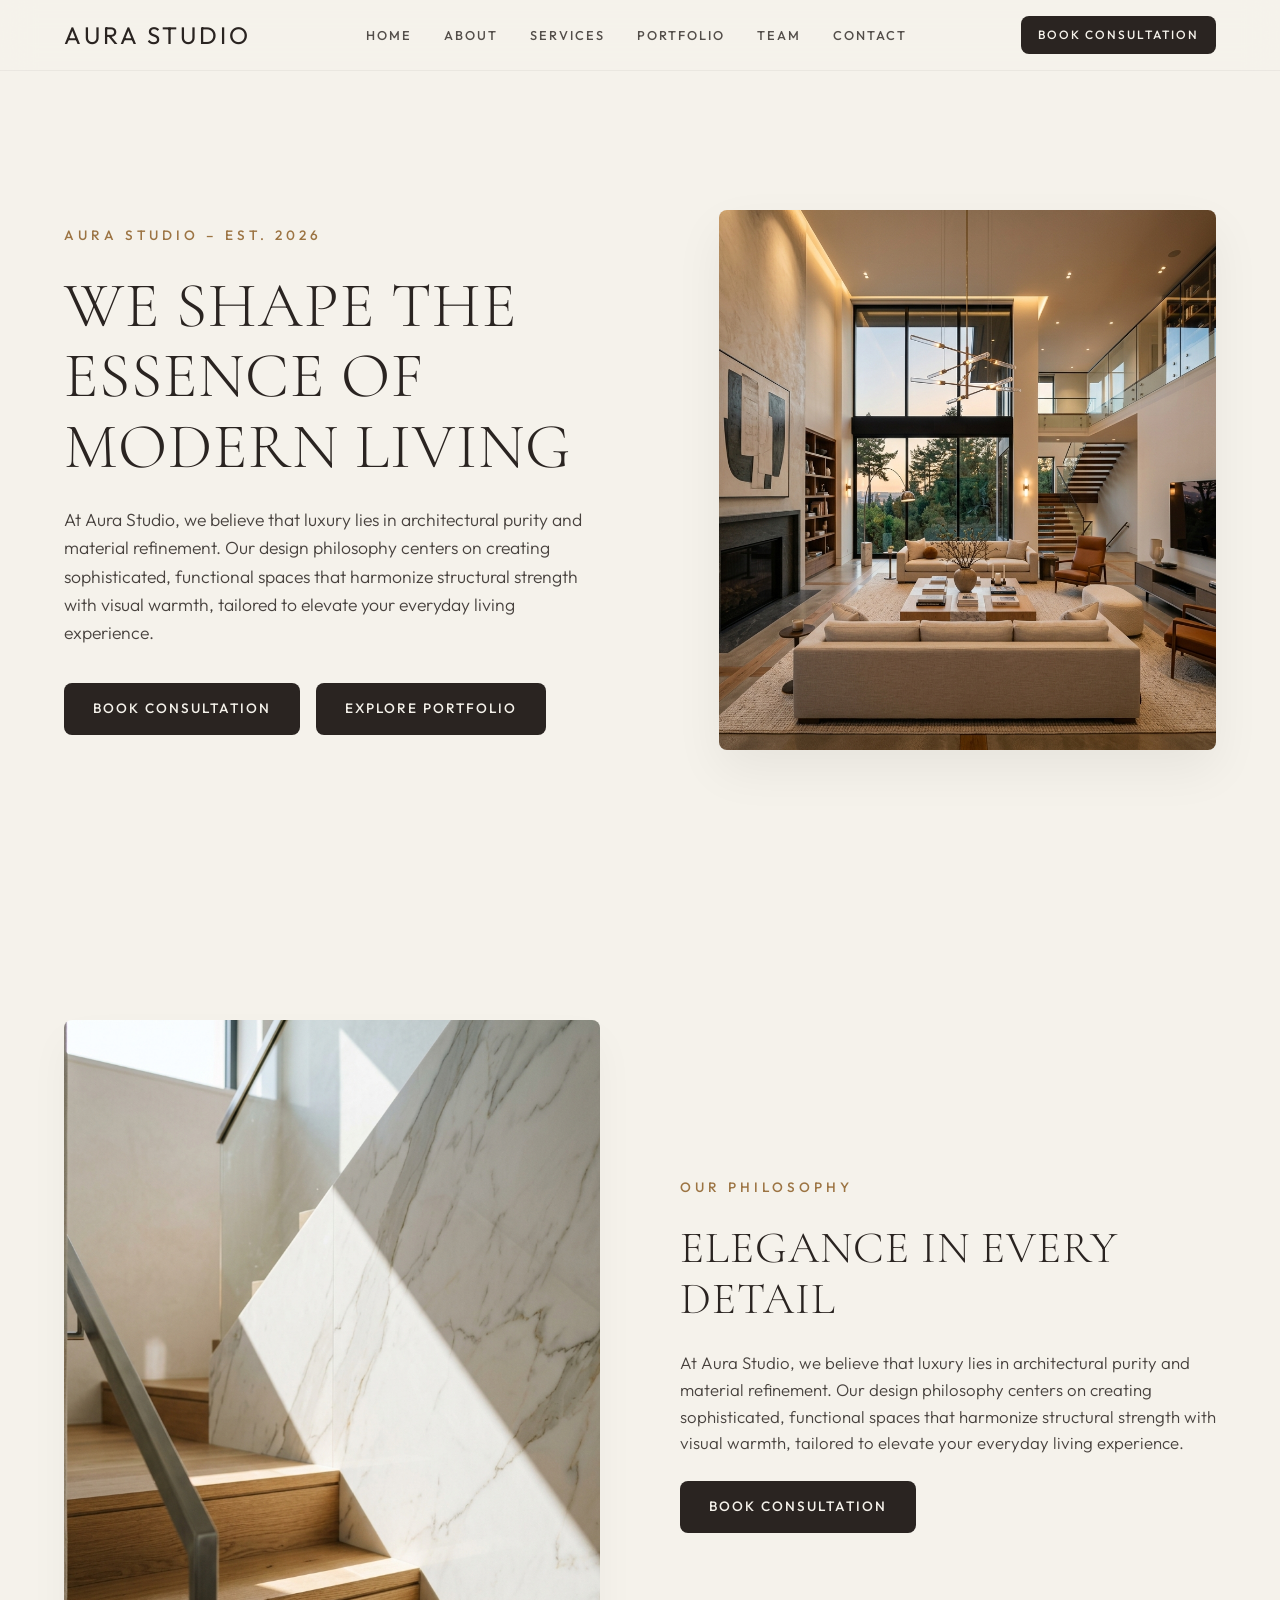
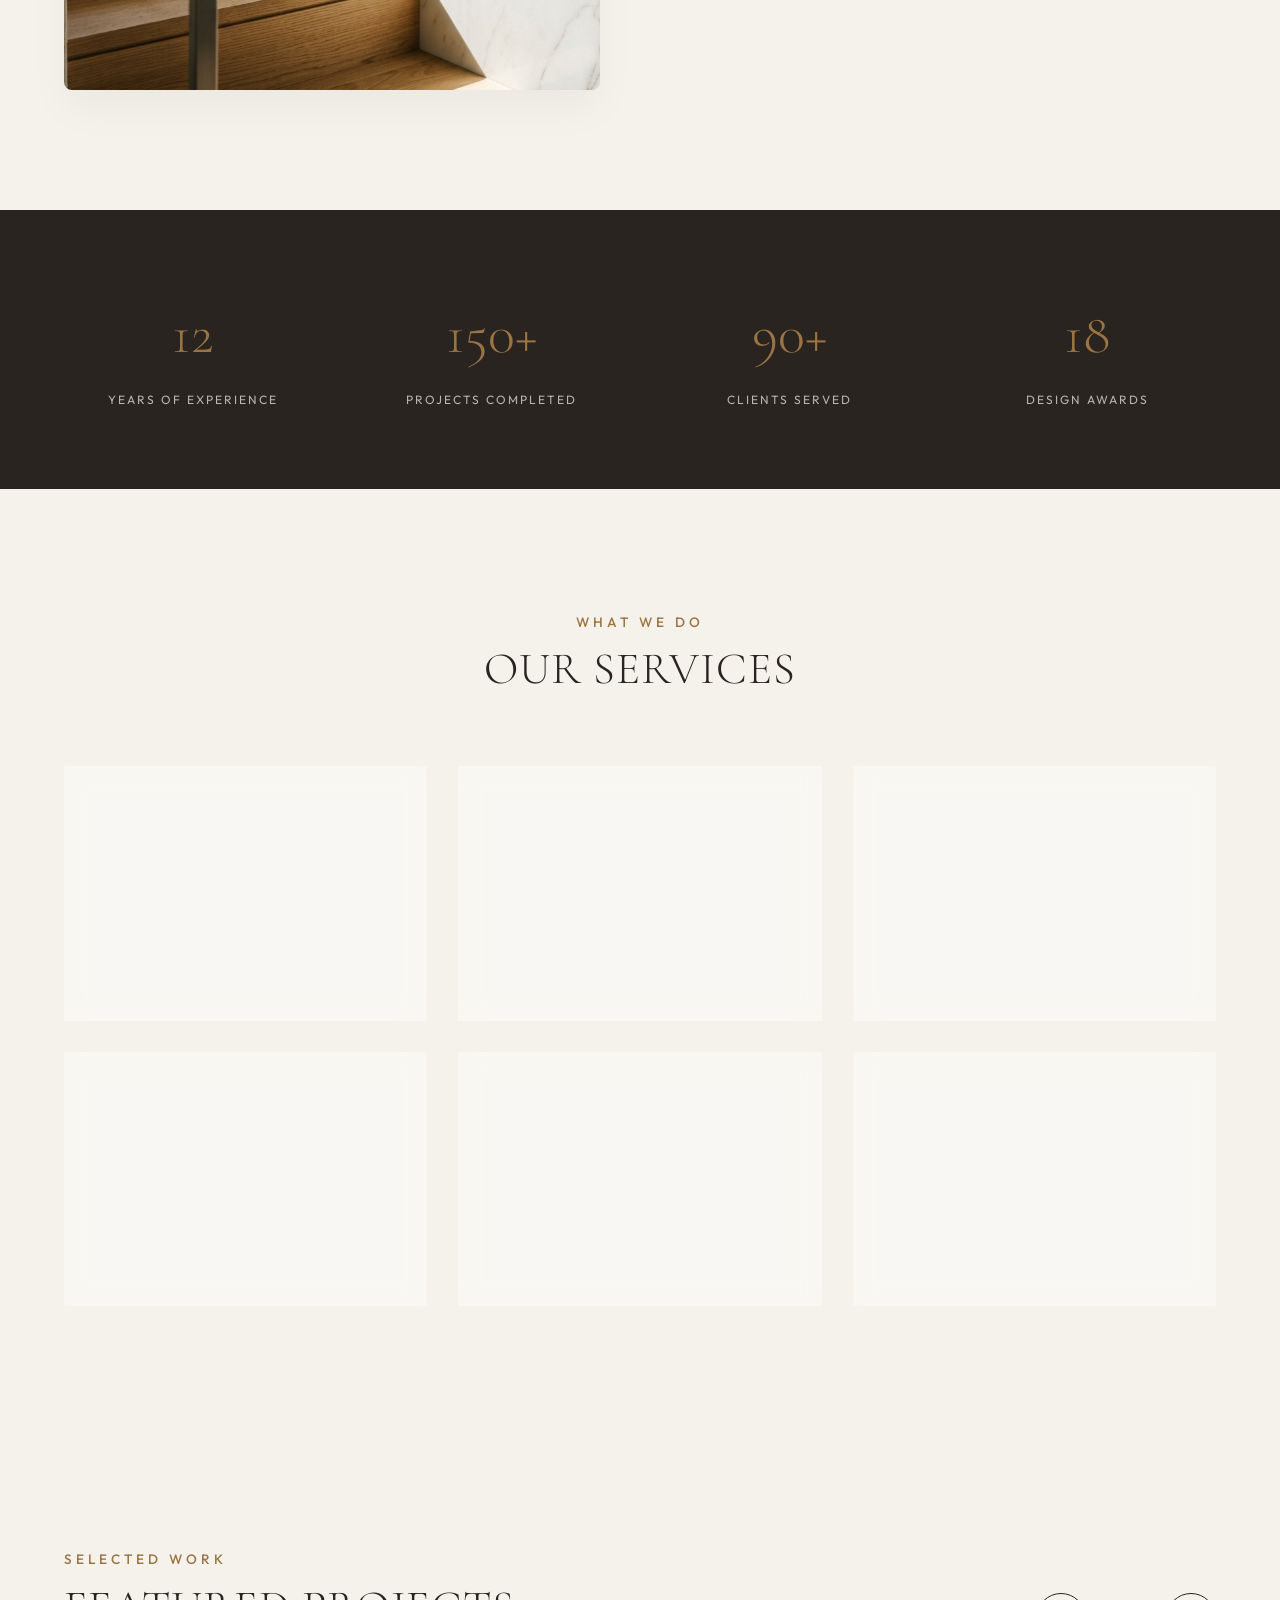
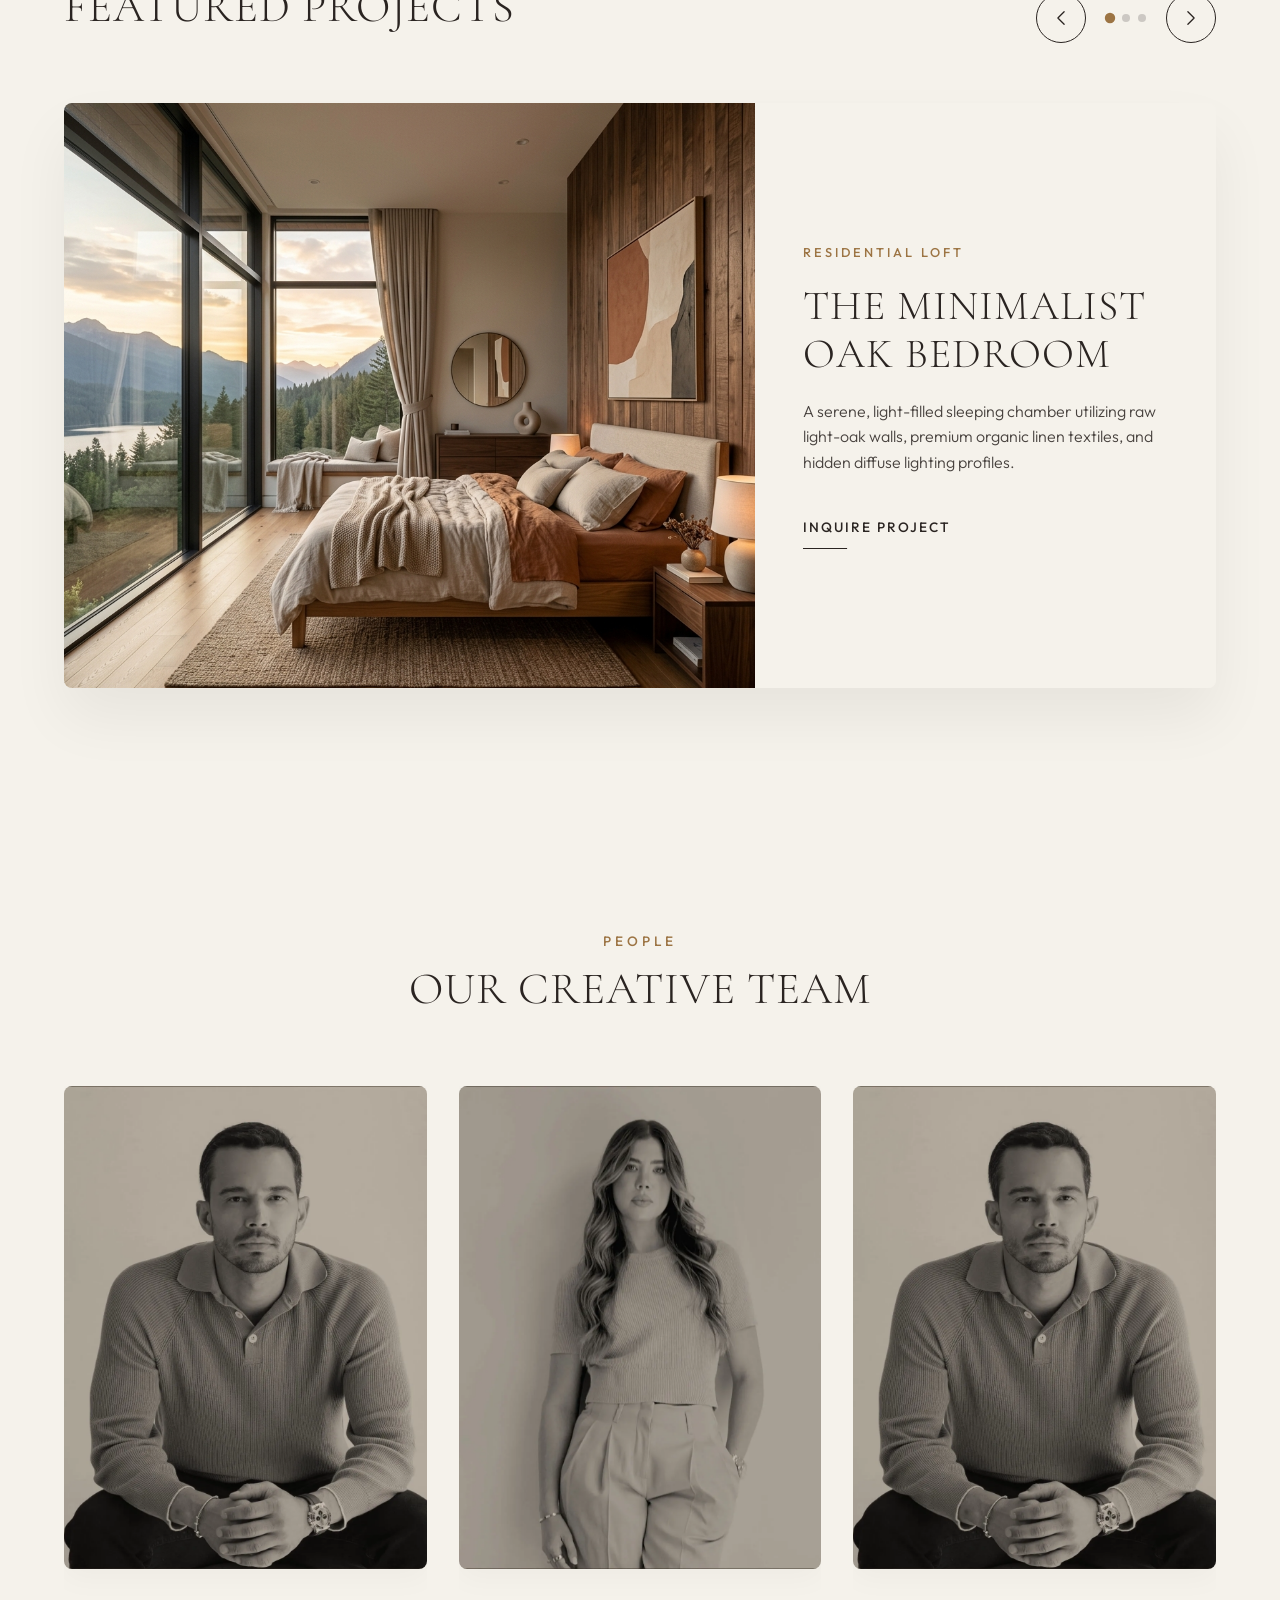
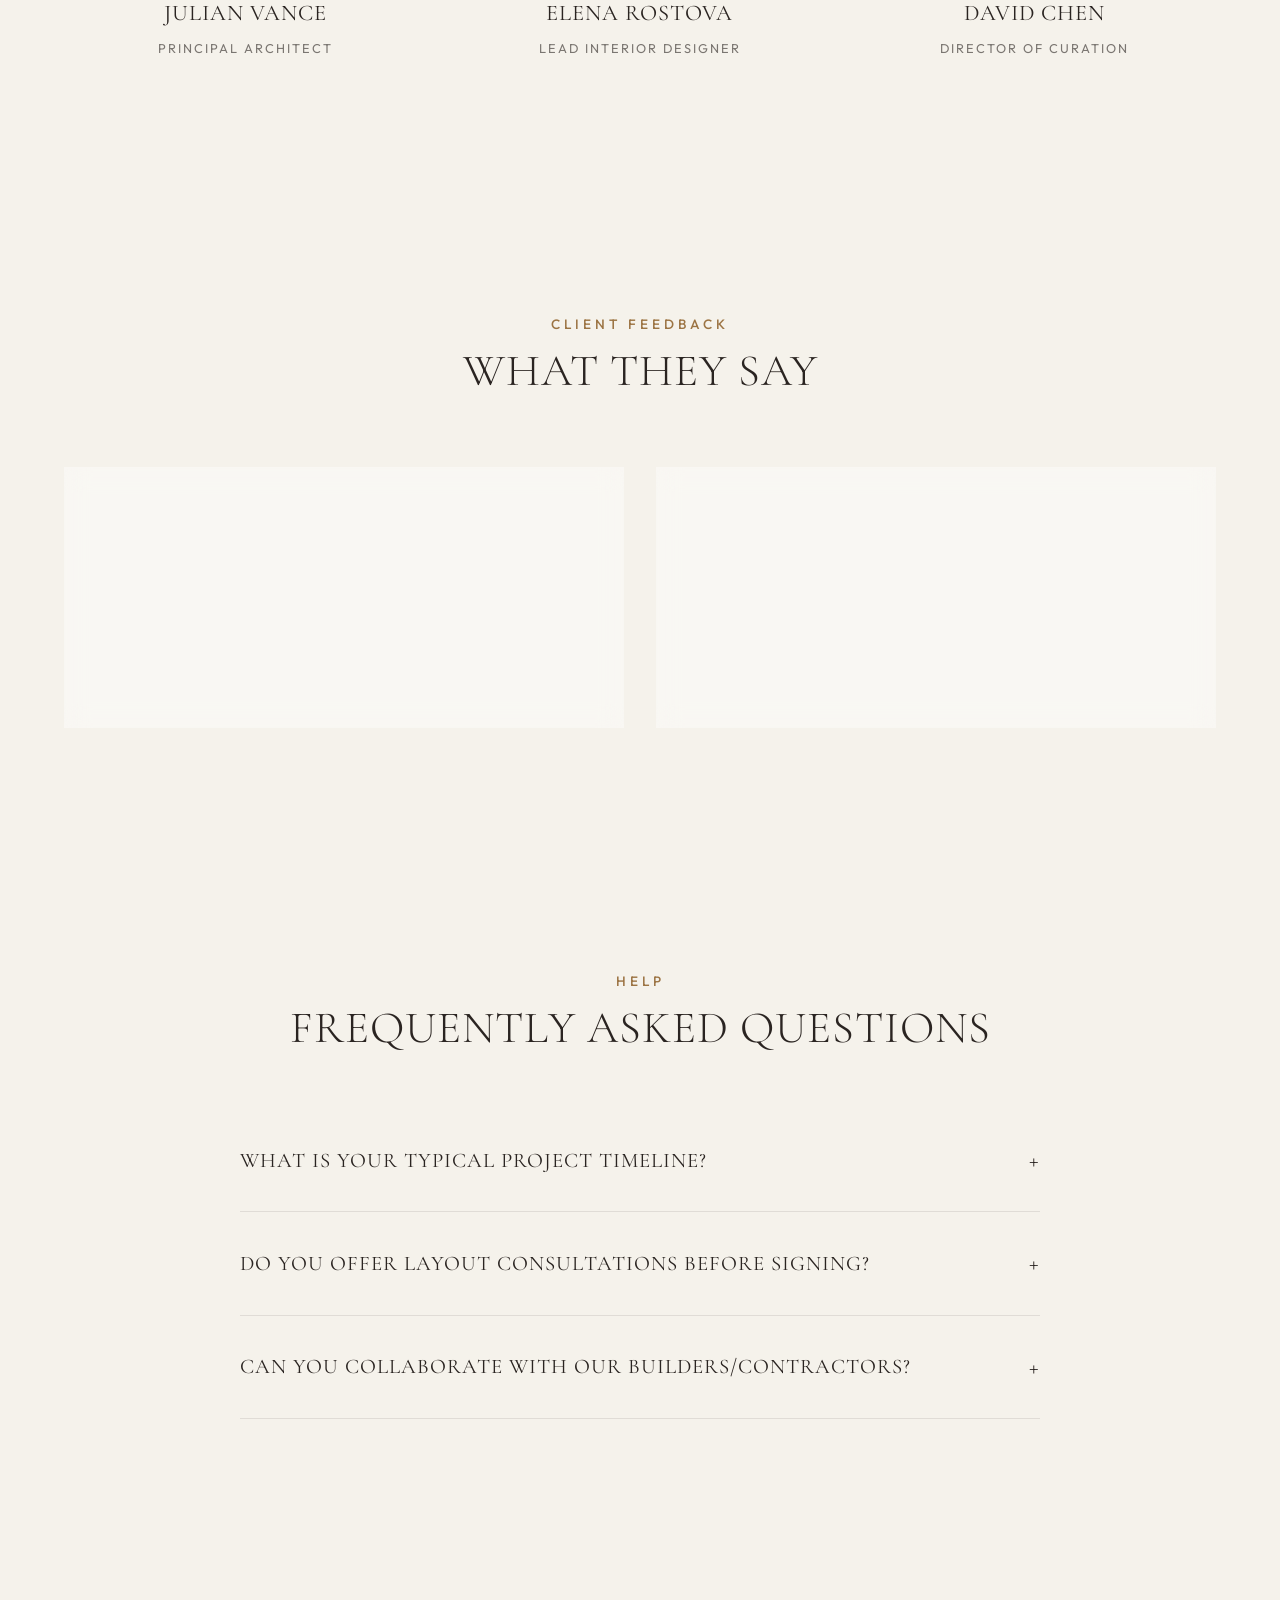
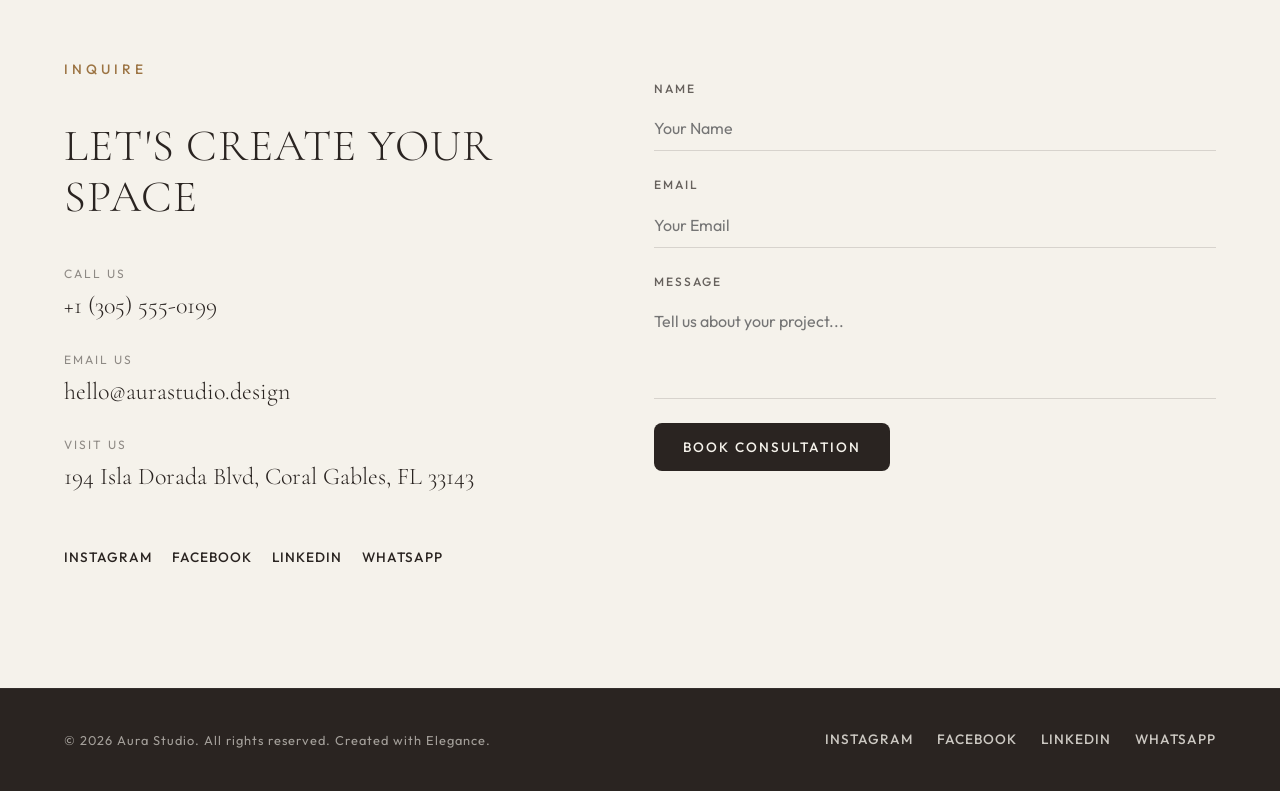
<file: extracted_site/arccagroup.us/preview.html>
<!DOCTYPE html>
<html lang="en">
<head>
  <meta charset="UTF-8">
  <meta name="viewport" content="width=device-width, initial-scale=1.0">
  <title>AURA STUDIO - Architectural Purity & Refined Interiors</title>
  
  <!-- SEO Meta Tags -->
  <meta name="description" content="At AURA STUDIO, we craft more than spaces — Architectural Purity & Refined Interiors">
  <meta property="og:title" content="AURA STUDIO - Architectural Purity & Refined Interiors">
  <meta property="og:description" content="At AURA STUDIO, we craft more than spaces — Architectural Purity & Refined Interiors">
  <meta property="og:site_name" content="AURA STUDIO">
  <meta property="og:image" content="./assets/hero.jpg">
  <meta name="twitter:title" content="AURA STUDIO - Architectural Purity & Refined Interiors">
  <meta name="twitter:description" content="At AURA STUDIO, we craft more than spaces — Architectural Purity & Refined Interiors">
  <meta name="twitter:image" content="./assets/hero.jpg">

  <!-- Google Fonts Connection -->
  <link rel="preconnect" href="https://fonts.googleapis.com">
  <link rel="preconnect" href="https://fonts.gstatic.com" crossorigin>
  <link href="https://fonts.googleapis.com/css2?family=Cormorant+Garamond:ital,wght@0,300;0,400;0,500;0,600;0,700;1,300;1,400;1,500&family=Outfit:wght@100;200;300;400;500;600;700;800;900&display=swap" rel="stylesheet">

  <style id="theme-styles">
    /* Core CSS variables (initialized dynamically by SITE_CONFIG) */
    :root {
      --primary-color: #f5f2eb;
      --secondary-color: #2a2421;
      --accent-color: #9c7443;
      --bg-color: #f5f2eb;
      --text-color: #2a2421;
      --heading-font: 'Cormorant Garamond', serif;
      --body-font: 'Outfit', sans-serif;
      --border-radius: 8px;
    }

    /* Reset & Base Styles */
    * {
      box-sizing: border-box;
      margin: 0;
      padding: 0;
    }

    body {
      background-color: var(--bg-color);
      color: var(--text-color);
      font-family: var(--body-font);
      line-height: 1.6;
      overflow-x: hidden;
      scroll-behavior: smooth;
      transition: background-color 0.4s ease, color 0.4s ease;
    }

    a {
      color: inherit;
      text-decoration: none;
    }

    h1, h2, h3, h4, h5, h6 {
      font-family: var(--heading-font);
      font-weight: 300;
      text-transform: uppercase;
      letter-spacing: 1px;
    }

    img {
      max-width: 100%;
      height: auto;
      display: block;
    }

    /* Container Utility */
    .container {
      width: 100%;
      max-width: 1200px;
      margin: 0 auto;
      padding: 0 24px;
    }

    /* Spacing Utility */
    section {
      padding: 120px 0;
      position: relative;
    }

    /* Theme-Based Component Styles */
    /* Button styles */
    .btn {
      display: inline-flex;
      align-items: center;
      justify-content: center;
      padding: 14px 28px;
      font-family: var(--body-font);
      font-size: 0.85rem;
      text-transform: uppercase;
      letter-spacing: 2px;
      font-weight: 500;
      cursor: pointer;
      transition: all 0.3s cubic-bezier(0.25, 0.8, 0.25, 1);
      border-radius: var(--border-radius);
      border: 1px solid transparent;
    }

    .btn-filled {
      background-color: var(--secondary-color);
      color: var(--primary-color);
    }
    .btn-filled:hover {
      background-color: var(--accent-color);
      transform: translateY(-2px);
    }

    .btn-outline {
      background-color: transparent;
      border-color: var(--secondary-color);
      color: var(--secondary-color);
    }
    .btn-outline:hover {
      background-color: var(--secondary-color);
      color: var(--primary-color);
      transform: translateY(-2px);
    }

    .btn-underline {
      padding: 10px 0;
      border-radius: 0;
      border: none;
      background: transparent;
      color: var(--secondary-color);
      position: relative;
    }
    .btn-underline::after {
      content: '';
      position: absolute;
      bottom: 0;
      left: 0;
      width: 100%;
      height: 1px;
      background-color: var(--secondary-color);
      transform: scaleX(0.3);
      transform-origin: left;
      transition: transform 0.4s ease;
    }
    .btn-underline:hover::after {
      transform: scaleX(1);
    }

    /* Card style modifications */
    .card-plain {
      border: none;
      background: transparent;
      padding: 20px 0;
    }
    .card-border {
      border: 1px solid rgba(0,0,0,0.08);
      background-color: var(--primary-color);
      padding: 30px;
      border-radius: var(--border-radius);
    }
    .card-glassmorphism {
      background: rgba(255, 255, 255, 0.4);
      backdrop-filter: blur(12px);
      -webkit-backdrop-filter: blur(12px);
      border: 1px solid rgba(255, 255, 255, 0.2);
      padding: 30px;
      border-radius: var(--border-radius);
    }

    /* 1. Header & Navigation */
    header {
      position: fixed;
      top: 0;
      left: 0;
      width: 100%;
      z-index: 1000;
      background: rgba(245, 242, 235, 0.7);
      backdrop-filter: blur(16px);
      -webkit-backdrop-filter: blur(16px);
      border-bottom: 1px solid rgba(42, 36, 33, 0.05);
      transition: all 0.3s ease;
    }
    header.scrolled {
      padding: 12px 0;
      box-shadow: 0 10px 30px rgba(0,0,0,0.02);
    }

    .nav-container {
      display: flex;
      align-items: center;
      justify-content: space-between;
      height: 70px;
    }

    .logo {
      font-size: 1.5rem;
      font-weight: 400;
      letter-spacing: 3px;
    }
    .logo img {
      max-height: 40px;
      width: auto;
      object-fit: contain;
    }

    .nav-links {
      display: flex;
      align-items: center;
      gap: 32px;
    }
    .nav-link {
      font-size: 0.8rem;
      text-transform: uppercase;
      letter-spacing: 2px;
      font-weight: 500;
      opacity: 0.8;
      transition: all 0.3s ease;
      position: relative;
      padding: 6px 0;
    }
    .nav-link::after {
      content: '';
      position: absolute;
      bottom: 0;
      left: 0;
      width: 100%;
      height: 1px;
      background-color: var(--accent-color);
      transform: scaleX(0);
      transform-origin: right;
      transition: transform 0.3s ease;
    }
    .nav-link:hover {
      opacity: 1;
      color: var(--accent-color);
    }
    .nav-link:hover::after {
      transform: scaleX(1);
      transform-origin: left;
    }

    .nav-right {
      display: flex;
      align-items: center;
      gap: 20px;
    }

    /* Mobile hamburger menu */
    .menu-toggle {
      display: none;
      flex-direction: column;
      gap: 6px;
      cursor: pointer;
      z-index: 1001;
    }
    .menu-toggle span {
      display: block;
      width: 24px;
      height: 1px;
      background-color: var(--secondary-color);
      transition: all 0.3s ease;
    }

    /* Mobile menu open state */
    .menu-toggle.open span:nth-child(1) {
      transform: translateY(7px) rotate(45deg);
    }
    .menu-toggle.open span:nth-child(2) {
      opacity: 0;
    }
    .menu-toggle.open span:nth-child(3) {
      transform: translateY(-7px) rotate(-45deg);
    }

    /* 2. Hero Section */
    #hero {
      min-height: 100vh;
      display: flex;
      align-items: center;
      padding: 120px 0 60px 0;
    }
    .hero-grid {
      display: grid;
      grid-template-columns: 1.1fr 0.9fr;
      gap: 48px;
      align-items: center;
    }
    .hero-content {
      display: flex;
      flex-direction: column;
      gap: 24px;
      padding-right: 20px;
    }
    .hero-subtitle {
      font-size: 0.85rem;
      text-transform: uppercase;
      letter-spacing: 4px;
      color: var(--accent-color);
      font-weight: 500;
    }
    .hero-title {
      font-size: clamp(2.5rem, 5vw, 4.2rem);
      line-height: 1.1;
      font-weight: 300;
      margin: 0;
    }
    .hero-description {
      font-size: 1.1rem;
      font-weight: 300;
      opacity: 0.85;
      max-width: 520px;
    }
    .hero-ctas {
      display: flex;
      align-items: center;
      gap: 16px;
      margin-top: 12px;
    }
    .hero-img-container {
      position: relative;
      height: 60vh;
      min-height: 450px;
      border-radius: var(--border-radius);
      overflow: hidden;
      box-shadow: 0 20px 50px rgba(0,0,0,0.06);
    }
    .hero-img {
      width: 100%;
      height: 100%;
      object-fit: cover;
      transform: scale(1.02);
      transition: transform 8s ease;
    }
    #hero:hover .hero-img {
      transform: scale(1.06);
    }

    /* 3. About Section */
    .about-grid {
      display: grid;
      grid-template-columns: 1fr 1fr;
      gap: 80px;
      align-items: center;
    }
    .about-content {
      display: flex;
      flex-direction: column;
      gap: 24px;
    }
    .about-title {
      font-size: 2.8rem;
      line-height: 1.15;
    }
    .about-description {
      font-weight: 300;
      font-size: 1.05rem;
      opacity: 0.85;
    }
    .about-img-container {
      position: relative;
      border-radius: var(--border-radius);
      overflow: hidden;
      box-shadow: 0 20px 40px rgba(0,0,0,0.04);
    }
    .about-img {
      width: 100%;
      height: 100%;
      object-fit: cover;
      aspect-ratio: 4/5;
    }

    /* 4. Statistics Counter */
    #statistics {
      background-color: var(--secondary-color);
      color: var(--primary-color);
      padding: 80px 0;
    }
    .stats-grid {
      display: grid;
      grid-template-columns: repeat(4, 1fr);
      gap: 40px;
      text-align: center;
    }
    .stat-item {
      display: flex;
      flex-direction: column;
      gap: 10px;
    }
    .stat-num {
      font-family: var(--heading-font);
      font-size: 3.5rem;
      font-weight: 300;
      color: var(--accent-color);
    }
    .stat-label {
      font-size: 0.75rem;
      text-transform: uppercase;
      letter-spacing: 2px;
      opacity: 0.7;
    }

    /* 5. Services Section */
    .services-grid {
      display: grid;
      grid-template-columns: repeat(3, 1fr);
      gap: 32px;
      margin-top: 60px;
    }
    .services-header {
      text-align: center;
      margin-bottom: 40px;
    }
    .services-header h2 {
      font-size: 2.8rem;
    }
    .service-card {
      display: flex;
      flex-direction: column;
      gap: 16px;
      transition: all 0.4s ease;
      min-height: 250px;
    }
    .service-card:hover {
      transform: translateY(-5px);
    }
    .service-icon {
      font-size: 2rem;
      color: var(--accent-color);
    }
    .service-title {
      font-size: 1.4rem;
      font-weight: 400;
    }
    .service-desc {
      font-size: 0.95rem;
      font-weight: 300;
      opacity: 0.8;
    }

    /* 6. Re-designed Featured Projects (Slideshow) */
    .portfolio-header {
      display: flex;
      justify-content: space-between;
      align-items: flex-end;
      margin-bottom: 60px;
    }
    .portfolio-header h2 {
      font-size: 2.8rem;
    }
    .slider-outer {
      position: relative;
      width: 100%;
      overflow: hidden;
      border-radius: var(--border-radius);
      box-shadow: 0 30px 60px rgba(0,0,0,0.06);
    }
    .slider-track {
      display: flex;
      transition: transform 0.6s cubic-bezier(0.25, 1, 0.5, 1);
      width: 100%;
    }
    .slide {
      min-width: 100%;
      display: grid;
      grid-template-columns: 1.2fr 0.8fr;
      align-items: center;
      background-color: var(--primary-color);
      box-sizing: border-box;
    }
    .slide-img-container {
      height: 65vh;
      min-height: 450px;
      overflow: hidden;
    }
    .slide-img {
      width: 100%;
      height: 100%;
      object-fit: cover;
      transition: transform 0.8s ease;
    }
    .slide-content {
      padding: 60px 48px;
      display: flex;
      flex-direction: column;
      gap: 20px;
    }
    .slide-category {
      font-size: 0.8rem;
      text-transform: uppercase;
      letter-spacing: 3px;
      color: var(--accent-color);
      font-weight: 500;
    }
    .slide-title {
      font-size: 2.6rem;
      line-height: 1.15;
    }
    .slide-desc {
      font-size: 1rem;
      font-weight: 300;
      opacity: 0.85;
      margin-bottom: 12px;
    }
    
    /* Navigation Controls */
    .slider-controls {
      display: flex;
      align-items: center;
      gap: 20px;
      margin-top: 30px;
      justify-content: flex-end;
    }
    .slider-arrow {
      width: 50px;
      height: 50px;
      border-radius: 50%;
      border: 1px solid var(--secondary-color);
      display: flex;
      align-items: center;
      justify-content: center;
      cursor: pointer;
      transition: all 0.3s ease;
      background: transparent;
      color: var(--secondary-color);
    }
    .slider-arrow:hover {
      background-color: var(--secondary-color);
      color: var(--primary-color);
    }
    .slider-arrow svg {
      width: 20px;
      height: 20px;
      stroke-width: 1.5;
    }
    .slider-dots {
      display: flex;
      gap: 8px;
      align-items: center;
    }
    .slider-dot {
      width: 8px;
      height: 8px;
      border-radius: 50%;
      background-color: rgba(42, 36, 33, 0.2);
      cursor: pointer;
      transition: all 0.3s ease;
    }
    .slider-dot.active {
      background-color: var(--accent-color);
      transform: scale(1.3);
    }

    /* 7. Team Section */
    .team-header {
      text-align: center;
      margin-bottom: 60px;
    }
    .team-header h2 {
      font-size: 2.8rem;
    }
    .team-grid {
      display: grid;
      grid-template-columns: repeat(3, 1fr);
      gap: 32px;
    }
    .team-card {
      display: flex;
      flex-direction: column;
      gap: 16px;
      overflow: hidden;
      transition: all 0.3s ease;
    }
    .team-img-wrap {
      position: relative;
      overflow: hidden;
      border-radius: var(--border-radius);
      box-shadow: 0 10px 30px rgba(0,0,0,0.03);
    }
    .team-img {
      width: 100%;
      aspect-ratio: 3/4;
      object-fit: cover;
      transition: transform 0.6s cubic-bezier(0.25, 0.8, 0.25, 1);
    }
    .team-card:hover .team-img {
      transform: scale(1.05);
    }
    .team-info {
      text-align: center;
      padding: 10px 0;
    }
    .team-name {
      font-size: 1.4rem;
      font-weight: 400;
      margin-bottom: 4px;
    }
    .team-role {
      font-size: 0.8rem;
      text-transform: uppercase;
      letter-spacing: 2px;
      opacity: 0.6;
    }

    /* 8. Testimonials Section */
    .testimonials-header {
      text-align: center;
      margin-bottom: 60px;
    }
    .testimonials-header h2 {
      font-size: 2.8rem;
    }
    .testimonials-grid {
      display: grid;
      grid-template-columns: repeat(auto-fit, minmax(320px, 1fr));
      gap: 32px;
    }
    .testimonial-card {
      display: flex;
      flex-direction: column;
      justify-content: space-between;
      min-height: 260px;
    }
    .test-text {
      font-size: 1.1rem;
      font-style: italic;
      font-weight: 300;
      opacity: 0.9;
    }
    .test-meta {
      display: flex;
      align-items: center;
      gap: 16px;
      margin-top: 24px;
    }
    .test-photo {
      width: 50px;
      height: 50px;
      border-radius: 50%;
      object-fit: cover;
    }
    .test-info h4 {
      font-size: 1.1rem;
      font-weight: 400;
    }
    .test-info span {
      font-size: 0.75rem;
      text-transform: uppercase;
      opacity: 0.5;
      letter-spacing: 1px;
    }

    /* 9. FAQ Section */
    .faq-header {
      text-align: center;
      margin-bottom: 60px;
    }
    .faq-header h2 {
      font-size: 2.8rem;
    }
    .faq-container {
      max-width: 800px;
      margin: 0 auto;
      display: flex;
      flex-direction: column;
      gap: 16px;
    }
    .faq-item {
      border-bottom: 1px solid rgba(42, 36, 33, 0.1);
      padding-bottom: 16px;
    }
    .faq-question {
      display: flex;
      justify-content: space-between;
      align-items: center;
      padding: 16px 0;
      cursor: pointer;
      font-family: var(--heading-font);
      font-size: 1.3rem;
      text-transform: uppercase;
      letter-spacing: 1px;
      transition: color 0.3s ease;
    }
    .faq-question:hover {
      color: var(--accent-color);
    }
    .faq-icon {
      font-size: 1.5rem;
      font-weight: 300;
      transition: transform 0.3s ease;
    }
    .faq-item.active .faq-icon {
      transform: rotate(45deg);
    }
    .faq-answer {
      max-height: 0;
      overflow: hidden;
      transition: max-height 0.4s cubic-bezier(0.25, 1, 0.5, 1), padding 0.3s ease;
      font-size: 0.95rem;
      font-weight: 300;
      opacity: 0.85;
      padding: 0;
    }
    .faq-item.active .faq-answer {
      max-height: 300px; /* arbitrary height to slide down */
      padding: 8px 0 16px 0;
    }

    /* 10. Contact Section */
    .contact-grid {
      display: grid;
      grid-template-columns: 1fr 1.1fr;
      gap: 80px;
      align-items: flex-start;
    }
    .contact-info {
      display: flex;
      flex-direction: column;
      gap: 40px;
    }
    .contact-title {
      font-size: 2.8rem;
      line-height: 1.15;
    }
    .contact-list {
      display: flex;
      flex-direction: column;
      gap: 24px;
    }
    .contact-item {
      display: flex;
      flex-direction: column;
      gap: 4px;
    }
    .contact-label {
      font-size: 0.75rem;
      text-transform: uppercase;
      letter-spacing: 2px;
      opacity: 0.5;
    }
    .contact-value {
      font-family: var(--heading-font);
      font-size: 1.5rem;
      font-weight: 300;
    }
    .contact-value a:hover {
      color: var(--accent-color);
    }
    .contact-socials {
      display: flex;
      gap: 20px;
      margin-top: 10px;
    }
    .social-link {
      font-size: 0.85rem;
      text-transform: uppercase;
      letter-spacing: 1px;
      font-weight: 500;
      position: relative;
    }
    .social-link::after {
      content: '';
      position: absolute;
      bottom: -4px;
      left: 0;
      width: 100%;
      height: 1px;
      background-color: var(--secondary-color);
      transform: scaleX(0);
      transform-origin: right;
      transition: transform 0.3s ease;
    }
    .social-link:hover::after {
      transform: scaleX(1);
      transform-origin: left;
    }

    /* Contact Form */
    .contact-form-container {
      padding-top: 20px;
    }
    .contact-form {
      display: flex;
      flex-direction: column;
      gap: 24px;
    }
    .form-group {
      display: flex;
      flex-direction: column;
      gap: 8px;
    }
    .form-label {
      font-size: 0.75rem;
      text-transform: uppercase;
      letter-spacing: 2px;
      font-weight: 500;
      opacity: 0.7;
    }
    .form-input {
      background: transparent;
      border: none;
      border-bottom: 1px solid rgba(42, 36, 33, 0.15);
      padding: 12px 0;
      font-family: var(--body-font);
      font-size: 1rem;
      color: var(--text-color);
      outline: none;
      transition: border-color 0.3s ease;
    }
    .form-input:focus {
      border-color: var(--accent-color);
    }
    textarea.form-input {
      resize: none;
      height: 100px;
    }

    /* 11. Footer */
    footer {
      background-color: var(--secondary-color);
      color: var(--primary-color);
      padding: 40px 0;
      font-size: 0.8rem;
      border-top: 1px solid rgba(255,255,255,0.05);
    }
    .footer-container {
      display: flex;
      justify-content: space-between;
      align-items: center;
    }
    .footer-copy {
      opacity: 0.6;
      letter-spacing: 1px;
    }
    .footer-socials {
      display: flex;
      gap: 24px;
      opacity: 0.8;
    }

    /* Scroll Reveal Animation Styles */
    .reveal {
      opacity: 0;
      transform: translateY(30px);
      transition: opacity 1s cubic-bezier(0.25, 1, 0.5, 1), transform 1s cubic-bezier(0.25, 1, 0.5, 1);
    }
    .reveal.reveal-visible {
      opacity: 1;
      transform: translateY(0);
    }

    /* Responsive Styles (Breakpoints matching hello-elementor themes) */
    @media (max-width: 1024px) {
      section {
        padding: 90px 0;
      }
      .hero-grid {
        grid-template-columns: 1fr;
        gap: 40px;
        text-align: center;
      }
      .hero-content {
        align-items: center;
        padding-right: 0;
      }
      .hero-description {
        margin: 0 auto;
      }
      .hero-img-container {
        height: 50vh;
        min-height: 350px;
      }
      .about-grid {
        grid-template-columns: 1fr;
        gap: 48px;
      }
      .services-grid {
        grid-template-columns: repeat(2, 1fr);
      }
      .team-grid {
        grid-template-columns: repeat(3, 1fr);
      }
      .contact-grid {
        grid-template-columns: 1fr;
        gap: 60px;
      }
    }

    @media (max-width: 767px) {
      section {
        padding: 60px 0;
      }
      .nav-links {
        display: none;
        position: fixed;
        top: 70px;
        left: 0;
        width: 100%;
        background-color: var(--bg-color);
        flex-direction: column;
        padding: 40px 24px;
        gap: 24px;
        box-shadow: 0 20px 40px rgba(0,0,0,0.05);
        border-bottom: 1px solid rgba(0,0,0,0.05);
      }
      .nav-links.open {
        display: flex;
      }
      .menu-toggle {
        display: flex;
      }
      .stats-grid {
        grid-template-columns: repeat(2, 1fr);
        gap: 30px;
      }
      .services-grid {
        grid-template-columns: 1fr;
        gap: 24px;
      }
      .slide {
        grid-template-columns: 1fr;
      }
      .slide-img-container {
        height: 40vh;
        min-height: 250px;
      }
      .slide-content {
        padding: 30px 24px;
      }
      .team-grid {
        grid-template-columns: 1fr;
        gap: 32px;
      }
      .footer-container {
        flex-direction: column;
        gap: 16px;
        text-align: center;
      }
    }
  </style>
</head>
<body>

  <!-- Navigation Header -->
  <header>
    <div class="container nav-container">
      <a href="#" class="logo" id="nav-logo-link">
        <!-- Logo populated dynamically or via template -->
        <span id="nav-logo-text">AURA STUDIO</span>
      </a>
      
      <nav class="nav-links" id="navbar-menu">
        <a href="#" class="nav-link">Home</a>
        <a href="#about" class="nav-link">About</a>
        <a href="#services" class="nav-link">Services</a>
        <a href="#portfolio" class="nav-link">Portfolio</a>
        <a href="#team" class="nav-link">Team</a>
        <a href="#contact" class="nav-link">Contact</a>
      </nav>

      <div class="nav-right">
        <a href="#contact" class="btn btn-outline" id="nav-cta-btn" style="padding: 8px 16px; font-size: 0.75rem;">Book Consultation</a>
        <div class="menu-toggle" id="mobile-toggle">
          <span></span>
          <span></span>
          <span></span>
        </div>
      </div>
    </div>
  </header>

  <main>
    
    <!-- Hero Section -->
    <section id="hero">
      <div class="container hero-grid">
        <div class="hero-content reveal">
          <span class="hero-subtitle">AURA STUDIO – EST. 2026</span>
          <h1 class="hero-title">We Shape the Essence of Modern Living</h1>
          <p class="hero-description">At Aura Studio, we believe that luxury lies in architectural purity and material refinement. Our design philosophy centers on creating sophisticated, functional spaces that harmonize structural strength with visual warmth, tailored to elevate your everyday living experience.</p>
          <div class="hero-ctas">
            <a href="#contact" class="btn btn-filled">Book Consultation</a>
            <a href="#portfolio" class="btn btn-underline">Explore Portfolio</a>
          </div>
        </div>
        <div class="hero-img-container reveal" style="transition-delay: 0.2s;">
          <img src="./assets/hero.jpg" alt="Luxury Living Room Interior" class="hero-img" id="hero-element-img">
        </div>
      </div>
    </section>

    <!-- About Section -->
    <section id="about">
      <div class="container about-grid">
        <div class="about-img-container reveal">
          <img src="./assets/about.jpg" alt="Architectural Detail" class="about-img" id="about-element-img">
        </div>
        <div class="about-content reveal" style="transition-delay: 0.2s;">
          <span class="hero-subtitle">Our Philosophy</span>
          <h2 class="about-title">Elegance in Every Detail</h2>
          <p class="about-description">At Aura Studio, we believe that luxury lies in architectural purity and material refinement. Our design philosophy centers on creating sophisticated, functional spaces that harmonize structural strength with visual warmth, tailored to elevate your everyday living experience.</p>
          <div>
            <a href="#contact" class="btn btn-outline">Book Consultation</a>
          </div>
        </div>
      </div>
    </section>

    <!-- Statistics Section -->
    <section id="statistics">
      <div class="container stats-grid reveal">
        <div class="stat-item">
          <span class="stat-num" id="stat-years">12</span>
          <span class="stat-label">Years of Experience</span>
        </div>
        <div class="stat-item">
          <span class="stat-num" id="stat-projects">150+</span>
          <span class="stat-label">Projects Completed</span>
        </div>
        <div class="stat-item">
          <span class="stat-num" id="stat-clients">90+</span>
          <span class="stat-label">Clients Served</span>
        </div>
        <div class="stat-item">
          <span class="stat-num" id="stat-awards">18</span>
          <span class="stat-label">Design Awards</span>
        </div>
      </div>
    </section>

    <!-- Services Section -->
    <section id="services">
      <div class="container">
        <div class="services-header reveal">
          <span class="hero-subtitle">What We Do</span>
          <h2>Our Services</h2>
        </div>
        <div class="services-grid" id="services-container">
          <!-- Dynamically Populated -->
        </div>
      </div>
    </section>

    <!-- Portfolio / Slideshow Section -->
    <section id="portfolio">
      <div class="container">
        <div class="portfolio-header reveal">
          <div>
            <span class="hero-subtitle">Selected Work</span>
            <h2>Featured Projects</h2>
          </div>
          <div class="slider-controls">
            <button class="slider-arrow" id="slide-prev" aria-label="Previous project">
              <svg xmlns="http://www.w3.org/2000/svg" fill="none" viewBox="0 0 24 24" stroke="currentColor">
                <path stroke-linecap="round" stroke-linejoin="round" d="M15.75 19.5L8.25 12l7.5-7.5" />
              </svg>
            </button>
            <div class="slider-dots" id="slider-dots-container">
              <!-- Dots added by JS -->
            </div>
            <button class="slider-arrow" id="slide-next" aria-label="Next project">
              <svg xmlns="http://www.w3.org/2000/svg" fill="none" viewBox="0 0 24 24" stroke="currentColor">
                <path stroke-linecap="round" stroke-linejoin="round" d="M8.25 4.5l7.5 7.5-7.5 7.5" />
              </svg>
            </button>
          </div>
        </div>
        
        <div class="slider-outer reveal" style="transition-delay: 0.1s;">
          <div class="slider-track" id="slider-track-el">
            <!-- Dynamic Slides Rendered Here -->
          </div>
        </div>
      </div>
    </section>

    <!-- Team Section -->
    <section id="team">
      <div class="container">
        <div class="team-header reveal">
          <span class="hero-subtitle">People</span>
          <h2>Our Creative Team</h2>
        </div>
        <div class="team-grid" id="team-container">
          <!-- Dynamically Populated -->
        </div>
      </div>
    </section>

    <!-- Testimonials Section -->
    <section id="testimonials">
      <div class="container">
        <div class="testimonials-header reveal">
          <span class="hero-subtitle">Client Feedback</span>
          <h2>What They Say</h2>
        </div>
        <div class="testimonials-grid" id="testimonials-container">
          <!-- Dynamically Populated -->
        </div>
      </div>
    </section>

    <!-- FAQ Section -->
    <section id="faq">
      <div class="container">
        <div class="faq-header reveal">
          <span class="hero-subtitle">Help</span>
          <h2>Frequently Asked Questions</h2>
        </div>
        <div class="faq-container" id="faq-container-el">
          <!-- Dynamically Populated -->
        </div>
      </div>
    </section>

    <!-- Contact Section -->
    <section id="contact">
      <div class="container contact-grid">
        <div class="contact-info reveal">
          <span class="hero-subtitle">Inquire</span>
          <h2 class="contact-title">Let's Create Your Space</h2>
          
          <div class="contact-list">
            <div class="contact-item">
              <span class="contact-label">Call Us</span>
              <span class="contact-value"><a href="tel:+1 (305) 555-0199" id="contact-phone-el">+1 (305) 555-0199</a></span>
            </div>
            <div class="contact-item">
              <span class="contact-label">Email Us</span>
              <span class="contact-value"><a href="mailto:hello@aurastudio.design" id="contact-email-el">hello@aurastudio.design</a></span>
            </div>
            <div class="contact-item">
              <span class="contact-label">Visit Us</span>
              <span class="contact-value"><a href="https://maps.google.com" target="_blank" id="contact-address-el">194 Isla Dorada Blvd, Coral Gables, FL 33143</a></span>
            </div>
          </div>
          
          <div class="contact-socials" id="social-icons-container">
            <!-- Social links populated dynamically -->
          </div>
        </div>
        
        <div class="contact-form-container reveal" style="transition-delay: 0.2s;">
          <form class="contact-form" onsubmit="event.preventDefault(); alert('Message sent successfully!');">
            <div class="form-group">
              <label class="form-label" for="form-name">Name</label>
              <input type="text" id="form-name" class="form-input" required placeholder="Your Name">
            </div>
            <div class="form-group">
              <label class="form-label" for="form-email">Email</label>
              <input type="email" id="form-email" class="form-input" required placeholder="Your Email">
            </div>
            <div class="form-group">
              <label class="form-label" for="form-message">Message</label>
              <textarea id="form-message" class="form-input" required placeholder="Tell us about your project..."></textarea>
            </div>
            <div>
              <button type="submit" class="btn btn-filled">Book Consultation</button>
            </div>
          </form>
        </div>
      </div>
    </section>

  </main>

  <!-- Footer Section -->
  <footer id="footer">
    <div class="container footer-container">
      <div class="footer-copy" id="footer-copy-text">
        © 2026 Aura Studio. All rights reserved. Created with Elegance.
      </div>
      <div class="footer-socials" id="footer-socials-container">
        <!-- Dyn links -->
      </div>
    </div>
  </footer>

  <!-- Centralized Site Configuration & Rendering Engine -->
  <script id="site-config">
    // CENTRALIZED TEMPLATE CONFIGURATION (User edits this block only)
    window.SITE_CONFIG = {
      // 1. Theme Configuration
      theme: {
        primaryColor: "#f5f2eb",      // Light Cream Background
        secondaryColor: "#2a2421",    // Dark Charcoal/Bronze Text
        accentColor: "#9c7443",       // Rich Gold Accent
        backgroundColor: "#f5f2eb",   // Page Background Color
        textColor: "#2a2421",         // Body Text Color
        headingFont: "'Cormorant Garamond', serif",
        bodyFont: "'Outfit', sans-serif",
        borderRadius: "8px",          // Corner roundness of cards and images
        buttonStyle: "filled",        // "filled", "outline", "underline"
        cardStyle: "glassmorphism"    // "plain", "border", "glassmorphism"
      },
      
      // 2. Section Show/Hide Toggles
      sections: {
        hero: true,
        about: true,
        statistics: true,
        services: true,
        portfolio: true,
        team: true,
        testimonials: true,
        faq: true,
        contact: true,
        footer: true
      },
      
      // 3. Dynamic Business Details (Branding, Links, Meta)
      brand: {
        companyName: "AURA STUDIO",
        tagline: "Architectural Purity & Refined Interiors",
        logo: "./assets/logo.png", // URL to logo image file, falls back to text if empty
        favicon: "./assets/favicon.ico"
      },
      
      contact: {
        phone: "+1 (305) 555-0199",
        email: "hello@aurastudio.design",
        address: "194 Isla Dorada Blvd, Coral Gables, FL 33143",
        whatsapp: "https://wa.me/13055550199",
        instagram: "https://instagram.com/aurastudio",
        facebook: "https://facebook.com/aurastudio",
        linkedin: "https://linkedin.com/company/aurastudio",
        googleMap: "https://maps.google.com"
      },

      ctas: {
        primaryCta: "Book Consultation",
        secondaryCta: "Explore Portfolio",
        bookingLink: "#contact"
      },
      
      // 4. Content Block Declarations
      hero: {
        image: "./assets/hero.jpg",
        title: "We Shape the Essence of Modern Living",
        subtitle: "AURA STUDIO – EST. 2026"
      },
      
      about: {
        image: "./assets/about.jpg",
        title: "Elegance in Every Detail",
        description: "At Aura Studio, we believe that luxury lies in architectural purity and material refinement. Our design philosophy centers on creating sophisticated, functional spaces that harmonize structural strength with visual warmth, tailored to elevate your everyday living experience."
      },
      
      statistics: {
        yearsExperience: "12",
        projectsCompleted: "150+",
        clientsServed: "90+",
        awards: "18"
      },
      
      services: [
        { icon: "✨", title: "Interior Architecture", description: "Bespoke high-end spatial curation tailored exclusively to align with your personal vision and aesthetic values." },
        { icon: "🏛️", title: "Spatial Planning", description: "Comprehensive structural layout coordination, blueprint design, and site design blueprints mapped from sketch to structure." },
        { icon: "🏺", title: "Material Selection", description: "Exquisite selections of refined furniture textures, artisanal materials, lighting fixtures, and custom draperies." },
        { icon: "🪴", title: "Biophilic Design", description: "Curating botanical features, courtyards, and integrated natural elements to blur lines between inside and outside." },
        { icon: "📐", title: "Art & Styling Curation", description: "Strategic styling updates, art curation, and decorative element placement to elevate existing living structures." },
        { icon: "🛡️", title: "Project Supervision", description: "End-to-end site supervisor oversight, contractor synchronization, and schedule compliance to ensure timely handoffs." }
      ],
      
      projects: [
        {
          image: "./assets/project1.jpg",
          title: "The Minimalist Oak Bedroom",
          category: "Residential Loft",
          description: "A serene, light-filled sleeping chamber utilizing raw light-oak walls, premium organic linen textiles, and hidden diffuse lighting profiles."
        },
        {
          image: "./assets/project2.jpg",
          title: "Monochrome Marble Kitchen",
          category: "Luxury Penthouse",
          description: "A bold culinary space featuring seamless black oak cabinetry, double-thick calacatta gold marble waterfalls, and customized brass fittings."
        },
        {
          image: "./assets/project3.jpg",
          title: "The Travertine Dining Suite",
          category: "Coastal Residence",
          description: "An grand entertaining room focused around a custom-carved solid travertine dining table, minimalist ash-wood chairs, and a sculptural plaster light."
        }
      ],
      
      testimonials: [
        {
          name: "Sarah Jenkins",
          role: "Miami Homeowner",
          photo: "./assets/team_member_1.jpg",
          review: "Aura Studio completely re-imagined our living space. Their capacity to blend natural light with high-end materials exceeded our highest expectations."
        },
        {
          name: "Marcus Sterling",
          role: "Developer, Sterling Group",
          photo: "./assets/team_member_2.jpg",
          review: "Their design execution is outstanding. A dedicated, creative team that values schedule compliance and architectural detailing."
        }
      ],
      
      team: [
        {
          image: "./assets/team_member_1.jpg",
          name: "Julian Vance",
          role: "Principal Architect"
        },
        {
          image: "./assets/team_member_2.jpg",
          name: "Elena Rostova",
          role: "Lead Interior Designer"
        },
        {
          image: "./assets/team_member_1.jpg",
          name: "David Chen",
          role: "Director of Curation"
        }
      ],

      faqs: [
        { question: "What is your typical project timeline?", answer: "Residential space projects generally take between 8 to 16 weeks depending on scale, custom fabrication details, and material logistics. We provide detailed timelines prior to start." },
        { question: "Do you offer layout consultations before signing?", answer: "Yes, we conduct initial diagnostic walkthroughs to align design preferences and establish preliminary spatial budgets before formalizing a layout contract." },
        { question: "Can you collaborate with our builders/contractors?", answer: "Absolutely. We routinely synchronize details directly with construction managers and site engineers to ensure plan fidelity and seamless execution." }
      ],
      
      footer: {
        copyrightText: "© 2026 Aura Studio. All rights reserved. Created with Elegance."
      }
    };

    // CORE RENDERING ENGINE (Binds window.SITE_CONFIG variables to DOM structures)
    document.addEventListener("DOMContentLoaded", () => {
      const config = window.SITE_CONFIG;

      // 1. Apply Dynamic Colors & Styles to Document Root
      const styleRoot = document.documentElement;
      styleRoot.style.setProperty('--primary-color', config.theme.primaryColor);
      styleRoot.style.setProperty('--secondary-color', config.theme.secondaryColor);
      styleRoot.style.setProperty('--accent-color', config.theme.accentColor);
      styleRoot.style.setProperty('--bg-color', config.theme.backgroundColor);
      styleRoot.style.setProperty('--text-color', config.theme.textColor);
      styleRoot.style.setProperty('--heading-font', config.theme.headingFont);
      styleRoot.style.setProperty('--body-font', config.theme.bodyFont);
      styleRoot.style.setProperty('--border-radius', config.theme.borderRadius);

      // Apply button style overrides globally
      document.querySelectorAll(".btn").forEach(btn => {
        // Clear default classes, then apply configured style
        btn.classList.remove("btn-filled", "btn-outline", "btn-underline");
        btn.classList.add(`btn-${config.theme.buttonStyle}`);
      });

      // 2. Hide/Show Sections based on switches
      for (const [sectionId, isVisible] of Object.entries(config.sections)) {
        const sectionEl = document.getElementById(sectionId);
        if (sectionEl) {
          if (isVisible) {
            sectionEl.style.display = "";
          } else {
            sectionEl.style.display = "none";
            // Also hide navigation link for this section
            const navLink = document.querySelector(`.nav-link[href="#${sectionId}"]`);
            if (navLink) navLink.style.display = "none";
          }
        }
      }

      // 3. Populate Header / Logo / CTAs
      const navLogoText = document.getElementById("nav-logo-text");
      const navLogoLink = document.getElementById("nav-logo-link");
      if (config.brand.logo && config.brand.logo !== "./assets/logo.png") {
        navLogoLink.innerHTML = `<img src="${config.brand.logo}" alt="${config.brand.companyName}">`;
      } else {
        navLogoText.textContent = config.brand.companyName;
      }
      
      const navCtaBtn = document.getElementById("nav-cta-btn");
      if (navCtaBtn) {
        navCtaBtn.textContent = config.ctas.primaryCta;
        if (config.ctas.bookingLink) navCtaBtn.href = config.ctas.bookingLink;
      }

      // 4. Render Services
      const servicesContainer = document.getElementById("services-container");
      if (servicesContainer) {
        servicesContainer.innerHTML = config.services.map(service => `
          <div class="service-card card-${config.theme.cardStyle} reveal">
            <div class="service-icon">${service.icon}</div>
            <h3 class="service-title">${service.title}</h3>
            <p class="service-desc">${service.description}</p>
          </div>
        `).join("");
      }

      // 5. Render Testimonials
      const testimonialsContainer = document.getElementById("testimonials-container");
      if (testimonialsContainer) {
        testimonialsContainer.innerHTML = config.testimonials.map(test => `
          <div class="testimonial-card card-${config.theme.cardStyle} reveal">
            <p class="test-text">"${test.review}"</p>
            <div class="test-meta">
              ${test.photo ? `<img src="${test.photo}" alt="${test.name}" class="test-photo">` : ''}
              <div class="test-info">
                <h4>${test.name}</h4>
                <span>${test.role}</span>
              </div>
            </div>
          </div>
        `).join("");
      }

      // 6. Render FAQs (Collapsible Accordion)
      const faqContainerEl = document.getElementById("faq-container-el");
      if (faqContainerEl) {
        faqContainerEl.innerHTML = config.faqs.map(faq => `
          <div class="faq-item reveal">
            <div class="faq-question">
              <span>${faq.question}</span>
              <span class="faq-icon">+</span>
            </div>
            <div class="faq-answer">
              <p>${faq.answer}</p>
            </div>
          </div>
        `).join("");

        // Setup accordion click handlers
        faqContainerEl.querySelectorAll(".faq-question").forEach(question => {
          question.addEventListener("click", () => {
            const item = question.parentElement;
            const isActive = item.classList.contains("active");
            
            // Close all other FAQ items
            faqContainerEl.querySelectorAll(".faq-item").forEach(i => i.classList.remove("active"));
            
            // Toggle clicked item
            if (!isActive) {
              item.classList.add("active");
            }
          });
        });
      }

      // 7. Render Team cards
      const teamContainer = document.getElementById("team-container");
      if (teamContainer) {
        teamContainer.innerHTML = config.team.map((member, idx) => `
          <div class="team-card reveal" style="transition-delay: ${idx * 0.1}s;">
            <div class="team-img-wrap">
              <img src="${member.image}" alt="${member.name}" class="team-img">
            </div>
            <div class="team-info">
              <h3 class="team-name">${member.name}</h3>
              <span class="team-role">${member.role}</span>
            </div>
          </div>
        `).join("");
      }

      // 8. Render Social Icons
      const socialContainer = document.getElementById("social-icons-container");
      const footerSocialContainer = document.getElementById("footer-socials-container");
      const socialsList = [
        { name: "Instagram", url: config.contact.instagram },
        { name: "Facebook", url: config.contact.facebook },
        { name: "LinkedIn", url: config.contact.linkedin },
        { name: "WhatsApp", url: config.contact.whatsapp }
      ].filter(s => s.url && s.url !== `{{${s.name.toUpperCase()}}}`);

      const socialsHtml = socialsList.map(s => `
        <a href="${s.url}" target="_blank" rel="noopener noreferrer" class="social-link">${s.name}</a>
      `).join("");

      if (socialContainer) socialContainer.innerHTML = socialsHtml;
      if (footerSocialContainer) footerSocialContainer.innerHTML = socialsHtml;

      // 9. Render Footer Copyright
      const footerCopyText = document.getElementById("footer-copy-text");
      if (footerCopyText) footerCopyText.textContent = config.footer.copyrightText;

      // 10. Implement Custom Project Slider
      const sliderTrack = document.getElementById("slider-track-el");
      const dotsContainer = document.getElementById("slider-dots-container");
      
      if (sliderTrack && config.projects && config.projects.length > 0) {
        // Render Slides
        sliderTrack.innerHTML = config.projects.map(proj => `
          <div class="slide">
            <div class="slide-img-container">
              <img src="${proj.image}" alt="${proj.title}" class="slide-img">
            </div>
            <div class="slide-content">
              <span class="slide-category">${proj.category}</span>
              <h3 class="slide-title">${proj.title}</h3>
              <p class="slide-desc">${proj.description}</p>
              <div>
                <a href="#contact" class="btn btn-underline">Inquire Project</a>
              </div>
            </div>
          </div>
        `).join("");

        // Render Navigation Dots
        dotsContainer.innerHTML = config.projects.map((_, idx) => `
          <div class="slider-dot ${idx === 0 ? 'active' : ''}" data-index="${idx}"></div>
        `).join("");

        // Setup Slider States & Controls
        let currentIndex = 0;
        const slidesCount = config.projects.length;
        const dots = dotsContainer.querySelectorAll(".slider-dot");

        function goToSlide(index) {
          if (index < 0) index = slidesCount - 1;
          if (index >= slidesCount) index = 0;
          
          currentIndex = index;
          sliderTrack.style.transform = `translateX(-${currentIndex * 100}%)`;
          
          // Update active dot
          dots.forEach(dot => dot.classList.remove("active"));
          dots[currentIndex].classList.add("active");
        }

        // Arrow Clicks
        document.getElementById("slide-prev").addEventListener("click", () => goToSlide(currentIndex - 1));
        document.getElementById("slide-next").addEventListener("click", () => goToSlide(currentIndex + 1));

        // Dot Clicks
        dots.forEach(dot => {
          dot.addEventListener("click", () => {
            const index = parseInt(dot.getAttribute("data-index"));
            goToSlide(index);
          });
        });

        // Touch / Swipe support for Mobile
        let touchStartX = 0;
        let touchEndX = 0;

        sliderTrack.addEventListener("touchstart", (e) => {
          touchStartX = e.changedTouches[0].screenX;
        }, { passive: true });

        sliderTrack.addEventListener("touchend", (e) => {
          touchEndX = e.changedTouches[0].screenX;
          handleSwipe();
        }, { passive: true });

        function handleSwipe() {
          const threshold = 50; // min distance in pixels
          if (touchStartX - touchEndX > threshold) {
            // Swipe Left -> Next Slide
            goToSlide(currentIndex + 1);
          } else if (touchEndX - touchStartX > threshold) {
            // Swipe Right -> Prev Slide
            goToSlide(currentIndex - 1);
          }
        }
      }

      // 11. Intersection Observer for Scroll Reveals
      const observerOptions = {
        root: null,
        rootMargin: "0px",
        threshold: 0.15
      };

      const observer = new IntersectionObserver((entries, observer) => {
        entries.forEach(entry => {
          if (entry.isIntersecting) {
            entry.target.classList.add("reveal-visible");
            observer.unobserve(entry.target);
          }
        });
      }, observerOptions);

      // We observe reveal elements dynamically
      setTimeout(() => {
        document.querySelectorAll(".reveal").forEach(el => observer.observe(el));
      }, 100);

      // 12. Mobile Nav Menu Toggle
      const mobileToggle = document.getElementById("mobile-toggle");
      const navbarMenu = document.getElementById("navbar-menu");
      if (mobileToggle && navbarMenu) {
        mobileToggle.addEventListener("click", () => {
          mobileToggle.classList.toggle("open");
          navbarMenu.classList.toggle("open");
        });

        // Close menu on link clicks
        navbarMenu.querySelectorAll(".nav-link").forEach(link => {
          link.addEventListener("click", () => {
            mobileToggle.classList.remove("open");
            navbarMenu.classList.remove("open");
          });
        });
      }

      // Add scroll styling to header
      window.addEventListener("scroll", () => {
        const header = document.querySelector("header");
        if (window.scrollY > 50) {
          header.classList.add("scrolled");
        } else {
          header.classList.remove("scrolled");
        }
      });
    });
  </script>
</body>
</html>
</file>
